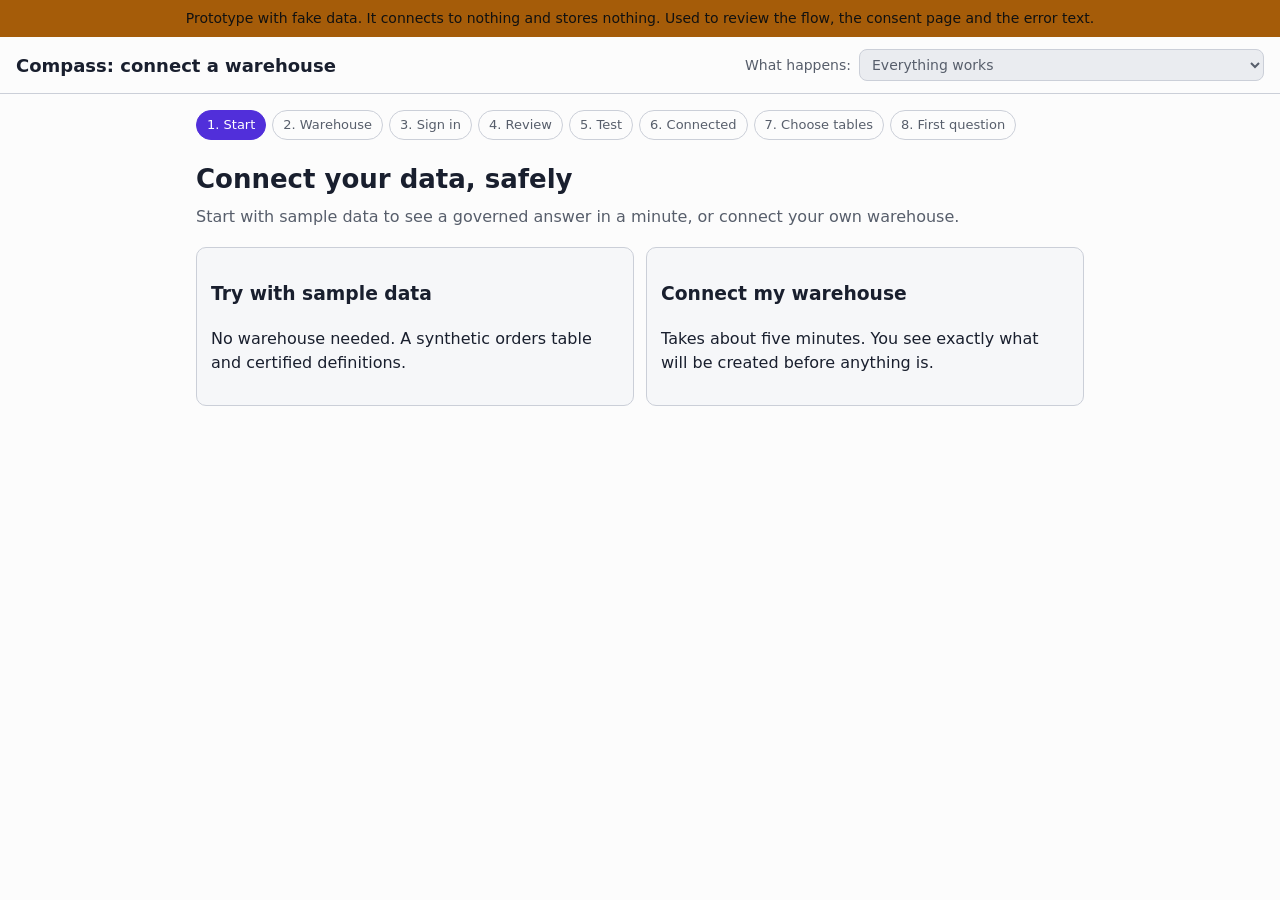
<file: docs/design/onboarding-prototype.html>
<!doctype html>
<html lang="en">
<head>
<meta charset="utf-8">
<meta name="viewport" content="width=device-width, initial-scale=1">
<title>Warehouse onboarding prototype</title>
<style>
  :root {
    --bg: hsl(222 47% 6%); --surface: hsl(222 35% 11%); --surface2: hsl(222 28% 16%); --border: hsl(222 20% 25%);
    --text: hsl(210 18% 92%); --muted: hsl(215 12% 68%); --accent: hsl(252 80% 68%); --accent-fg: #fff;
    --ok: hsl(142 65% 50%); --bad: hsl(0 75% 64%); --warn: hsl(35 85% 60%); --blue: hsl(210 90% 65%);
    --radius: 10px;
  }
  @media (prefers-color-scheme: light) {
    :root {
      --bg: hsl(0 0% 99%); --surface: hsl(220 20% 97%); --surface2: hsl(220 18% 93%); --border: hsl(220 14% 82%);
      --text: hsl(222 30% 14%); --muted: hsl(220 10% 38%); --accent: hsl(252 70% 52%);
      --ok: hsl(142 70% 30%); --bad: hsl(0 70% 42%); --warn: hsl(32 90% 34%); --blue: hsl(212 80% 40%);
    }
  }
  * { box-sizing: border-box; }
  body { margin: 0; background: var(--bg); color: var(--text); font: 16px/1.5 system-ui, -apple-system, "Segoe UI", Roboto, sans-serif; }
  .banner { background: var(--warn); color: #111; padding: 8px 16px; font-size: 14px; text-align: center; }
  header.app { display: flex; flex-wrap: wrap; gap: 12px; align-items: center; justify-content: space-between; padding: 12px 16px; border-bottom: 1px solid var(--border); }
  header.app strong { font-size: 18px; }
  .scenario { display: flex; align-items: center; gap: 8px; font-size: 14px; color: var(--muted); }
  select, button, input[type=text] { font: inherit; color: inherit; }
  select { background: var(--surface2); border: 1px solid var(--border); border-radius: 8px; padding: 6px 8px; }
  main { max-width: 920px; margin: 0 auto; padding: 16px; }
  ol.steps { display: flex; flex-wrap: wrap; gap: 6px; list-style: none; padding: 0; margin: 0 0 20px; font-size: 13px; }
  ol.steps li { padding: 4px 10px; border: 1px solid var(--border); border-radius: 999px; color: var(--muted); }
  ol.steps li[aria-current=step] { background: var(--accent); color: var(--accent-fg); border-color: var(--accent); }
  ol.steps li.done { color: var(--ok); }
  h1 { font-size: 26px; margin: 0 0 6px; } h2 { font-size: 18px; margin: 20px 0 8px; }
  p.lead { color: var(--muted); margin: 0 0 18px; }
  .grid { display: grid; gap: 12px; grid-template-columns: repeat(auto-fit, minmax(210px, 1fr)); }
  .card { background: var(--surface); border: 1px solid var(--border); border-radius: var(--radius); padding: 14px; }
  .card h3 { margin: 0 0 4px; font-size: 16px; } .card p { margin: 0; color: var(--muted); font-size: 14px; }
  button.choice { text-align: left; width: 100%; background: var(--surface); border: 1px solid var(--border); border-radius: var(--radius); padding: 14px; cursor: pointer; }
  button.choice:hover:not([disabled]) { border-color: var(--accent); }
  button.choice[aria-pressed=true] { border-color: var(--accent); box-shadow: 0 0 0 2px var(--accent) inset; }
  button.choice[disabled] { opacity: .6; cursor: not-allowed; }
  .tag { display: inline-block; font-size: 12px; padding: 1px 8px; border-radius: 999px; border: 1px solid var(--border); color: var(--muted); margin-left: 6px; }
  .tag.ok { color: var(--ok); border-color: var(--ok); } .tag.warn { color: var(--warn); border-color: var(--warn); }
  .row { display: flex; flex-wrap: wrap; gap: 10px; margin-top: 18px; align-items: center; }
  .btn { background: var(--accent); color: var(--accent-fg); border: 0; border-radius: 8px; padding: 10px 18px; cursor: pointer; font-weight: 600; }
  .btn.secondary { background: transparent; color: var(--text); border: 1px solid var(--border); }
  .btn.danger { background: transparent; color: var(--bad); border: 1px solid var(--bad); }
  .btn[disabled] { opacity: .5; cursor: not-allowed; }
  .cols { display: grid; gap: 14px; grid-template-columns: 1.4fr 1fr; } @media (max-width: 720px) { .cols { grid-template-columns: 1fr; } }
  ul.plain { margin: 6px 0 0; padding-left: 20px; } ul.plain li { margin: 4px 0; }
  ul.plain small, .small { color: var(--muted); font-size: 13px; }
  ul.checks { list-style: none; margin: 0; padding: 0; } ul.checks li { display: flex; gap: 10px; padding: 8px 0; border-bottom: 1px solid var(--border); }
  .ico { width: 22px; text-align: center; font-weight: 700; } .ico.ok { color: var(--ok); } .ico.bad { color: var(--bad); } .ico.run { color: var(--blue); } .ico.wait { color: var(--muted); }
  .error { border: 1px solid var(--bad); border-radius: var(--radius); padding: 14px; margin-top: 16px; background: color-mix(in srgb, var(--bad) 8%, var(--surface)); }
  .error dl { margin: 8px 0 0; display: grid; grid-template-columns: 120px 1fr; gap: 6px 12px; } .error dt { color: var(--muted); }
  table { width: 100%; border-collapse: collapse; font-size: 14px; } th, td { text-align: left; padding: 6px 8px; border-bottom: 1px solid var(--border); }
  code, .code { font-family: ui-monospace, Menlo, Consolas, monospace; font-size: 13px; background: var(--surface2); padding: 1px 5px; border-radius: 4px; }
  pre.sql { background: var(--surface2); border: 1px solid var(--border); border-radius: 8px; padding: 10px; overflow-x: auto; font-size: 12.5px; }
  dialog { background: var(--surface); color: var(--text); border: 1px solid var(--border); border-radius: var(--radius); max-width: 640px; width: calc(100% - 32px); }
  dialog::backdrop { background: rgba(0,0,0,.55); }
  .ask { display: flex; gap: 8px; } .ask input { flex: 1; background: var(--surface2); border: 1px solid var(--border); border-radius: 8px; padding: 10px; }
  .ev { font-size: 13px; color: var(--muted); } .good { color: var(--ok); }
  [hidden] { display: none !important; }
  :focus-visible { outline: 3px solid var(--blue); outline-offset: 2px; }
  @media (prefers-reduced-motion: reduce) { * { transition: none !important; animation: none !important; } }
</style>
</head>
<body>
<div class="banner">Prototype with fake data. It connects to nothing and stores nothing. Used to review the flow, the consent page and the error text.</div>
<header class="app">
  <strong>Compass: connect a warehouse</strong>
  <label class="scenario">What happens:
    <select id="scenario" aria-label="Scenario to preview">
      <option value="ok">Everything works</option>
      <option value="nosso">Snowflake account has no company sign-in</option>
      <option value="perm">Not allowed to create a service identity (Databricks)</option>
      <option value="leftover">Cleanup left two objects behind</option>
    </select>
  </label>
</header>
<main>
  <ol class="steps" id="steps" aria-label="Progress"></ol>
  <div id="view" tabindex="-1" aria-live="polite"></div>
</main>

<dialog id="dlg"><div id="dlgBody"></div><div class="row"><button class="btn secondary" id="dlgClose">Close</button></div></dialog>

<script>
const S = { step: 0, engine: null, mode: "sandbox", method: null, ran: false, removed: false, tables: new Set(["sales_orders"]), drafted: false };
const STEPS = ["Start", "Warehouse", "Sign in", "Review", "Test", "Connected", "Choose tables", "First question"];
const $ = (s) => document.querySelector(s);
const sc = () => $("#scenario").value;
const ENGINES = {
  snowflake: { name: "Snowflake", tag: ["Sandbox validated", "ok"], sso: true, key: true },
  databricks: { name: "Databricks", tag: ["Sandbox validated", "ok"], sso: true, key: true },
  postgres: { name: "PostgreSQL", tag: ["Live in our pilot", "ok"], sso: false, key: false },
  duckdb: { name: "DuckDB", tag: ["Local files", "warn"], sso: false, key: false },
};
const OBJECTS = {
  snowflake: {
    sandbox: [["A database COMPASS_VALIDATION and a schema SANDBOX", "Holds only a 100-row synthetic table, so your data is never touched."],
              ["A warehouse, smallest size, suspends after 60 s", "To run the tests."], ["A resource monitor, one credit", "A hard spending cap that suspends the warehouse."],
              ["A read-only role and a service user with a new key", "Can read the sample table only. The key is made here and never shown."]],
    connect: [["A read-only role COMPASS_READER", "SELECT on the schemas you choose next. Nothing else."], ["A service user with a new key pair", "The key is generated here, held in the secret store, rotatable."],
              ["Use of your warehouse (or a new small one with a one-credit cap)", "You decide. We never resize an existing one."]],
  },
  databricks: {
    sandbox: [["A schema compass_validation_sandbox in a catalog you pick", "Holds only a 100-row synthetic table. The catalog is never created or dropped."],
              ["A service principal and a one-hour secret", "Sign-in is OAuth client credentials. The secret expires and is deleted afterwards."],
              ["Permission to use your existing SQL warehouse", "We do not edit the warehouse."]],
    connect: [["A service principal compass-reader", "OAuth client credentials, short-lived tokens."], ["USE CATALOG, USE SCHEMA and SELECT on the schemas you choose", "Nothing else."], ["Permission to use one SQL warehouse", "You pick it. We never edit it."]],
  },
};
const NEVER = ["Write to, change or delete your data", "Copy your tables out of your warehouse", "Store your admin login", "Run SQL written by an AI model (queries are built from definitions your team certified)"];
const SQL = {
  snowflake: "CREATE DATABASE IF NOT EXISTS COMPASS_VALIDATION;\nCREATE SCHEMA IF NOT EXISTS COMPASS_VALIDATION.SANDBOX;\nCREATE RESOURCE MONITOR IF NOT EXISTS COMPASS_VALIDATION_RM WITH CREDIT_QUOTA = 1 ...;\nCREATE WAREHOUSE IF NOT EXISTS COMPASS_VALIDATION_WH WAREHOUSE_SIZE = 'XSMALL' AUTO_SUSPEND = 60 ...;\nCREATE ROLE IF NOT EXISTS COMPASS_VALIDATION_RO;\nGRANT USAGE ON DATABASE COMPASS_VALIDATION TO ROLE COMPASS_VALIDATION_RO;\n-- 15 statements in all, generated by the same code that runs them automatically.",
  databricks: "CREATE SCHEMA IF NOT EXISTS `<catalog>`.`compass_validation_sandbox`;\nCREATE OR REPLACE TABLE ... (id STRING, amount DECIMAL(12,2), status STRING, created_at TIMESTAMP);\nGRANT USE CATALOG ON CATALOG `<catalog>` TO `<service principal>`;\nGRANT USE SCHEMA ON SCHEMA `<catalog>`.`compass_validation_sandbox` TO `<service principal>`;\nGRANT SELECT ON TABLE ... TO `<service principal>`;\n-- generated by the same code that runs them automatically.",
};
const CHECKS = [
  ["Your access is read-only", "read_only_grants", "0.9 s"], ["We can read your table layout", "metadata_read", "1.1 s"], ["A governed query ran", "compiled_query", "2.1 s"],
  ["Results match what we expected", "result_equivalence", "0.1 s"], ["A too-expensive query is refused", "cost_ceiling", "0.8 s"], ["A runaway query is stopped", "timeout", "2.5 s"],
  ["A running query can be cancelled", "cancel", "11.3 s"], ["Nothing sensitive was logged", "no_leaks", "0.0 s"],
];
const ERRORS = {
  nosso: { code: "390190", what: "Your Snowflake account does not use company sign-in, so this method cannot work.", why: "The account has no identity provider set up. This is common on accounts that sign in with a password.", todo: "Choose “Use a key you control”, or “My admin will run it”.", who: "Your Snowflake admin" },
  perm: { code: "setup_secret:PermissionDenied", what: "Your login is not allowed to create a service identity.", why: "Creating the read-only identity needs workspace admin rights.", todo: "Ask a workspace admin to run setup, or choose “My admin will run it”. Nothing was left behind.", who: "Your workspace admin" },
};

function esc(s) { return String(s).replace(/[&<>"]/g, (c) => ({ "&": "&amp;", "<": "&lt;", ">": "&gt;", '"': "&quot;" }[c])); }
function go(n) { if (n === 2 && S.step === 4) S.method = null; S.step = n; render(); $("#view").focus(); window.scrollTo(0, 0); }
function renderSteps() {
  $("#steps").innerHTML = STEPS.map((t, i) => `<li ${i === S.step ? 'aria-current="step"' : ""} class="${i < S.step ? "done" : ""}">${i + 1}. ${esc(t)}</li>`).join("");
}
function errorBox(e, extra = "") {
  return `<div class="error" role="alert"><strong>${esc(e.what)}</strong><dl><dt>Why it happens</dt><dd>${esc(e.why)}</dd><dt>What to do</dt><dd>${esc(e.todo)}</dd><dt>Who can fix it</dt><dd>${esc(e.who)}</dd><dt>Details</dt><dd><span class="code">${esc(e.code)}</span> <button class="btn secondary" data-copy="${esc(e.code)}">Copy details</button></dd></dl>${extra}</div>`;
}

const VIEWS = {
  0() { return `<h1>Connect your data, safely</h1><p class="lead">Start with sample data to see a governed answer in a minute, or connect your own warehouse.</p>
    <div class="grid"><button class="choice" data-act="sample"><h3>Try with sample data</h3><p>No warehouse needed. A synthetic orders table and certified definitions.</p></button>
    <button class="choice" data-act="connect"><h3>Connect my warehouse</h3><p>Takes about five minutes. You see exactly what will be created before anything is.</p></button></div>`; },
  1() { return `<h1>Which warehouse?</h1><p class="lead">We only list what we have tested. Stage labels say how far each one has been proven.</p>
    <div class="grid">${Object.entries(ENGINES).map(([k, e]) => `<button class="choice" data-engine="${k}" aria-pressed="${S.engine === k}"><h3>${e.name}<span class="tag ${e.tag[1]}">${e.tag[0]}</span></h3><p>${k === "postgres" || k === "duckdb" ? "Set up from your connection details by your admin." : "Guided setup with a read-only identity."}</p></button>`).join("")}</div>
    <p class="small"><a href="#" data-act="request">Need another warehouse? Tell us.</a></p>
    <div class="row"><button class="btn secondary" data-go="0">Back</button><button class="btn" data-go="2" ${S.engine ? "" : "disabled"}>Continue</button></div>`; },
  2() {
    const e = ENGINES[S.engine || "snowflake"];
    const m = [["sso", "Sign in with your company login", e.sso ? "You approve one sign-in on the vendor's own page. If your account does not support it, we say so within seconds and offer the next best way." : "Not used for this warehouse.", e.sso],
               ["key", "Use a key you control", e.key ? "Sign in as an admin with a key you hold. We never store it." : "Not used for this warehouse.", e.key],
               ["export", "My admin will run it", "Download the exact steps and statements. We test the connection afterwards.", true],
               ["pw", "Type a password", "Pending a security decision. Shown here so it can be reviewed.", false]];
    return `<h1>How do you want to sign in as an admin?</h1><p class="lead">We never ask you to paste a password, token or key into a form. Only methods that can work here are enabled.</p>
      <div class="grid">${m.map(([k, t, d, on]) => `<button class="choice" data-method="${k}" ${on ? "" : "disabled"} aria-pressed="${S.method === k}"><h3>${t}</h3><p>${d}</p></button>`).join("")}</div>
      <div class="row"><button class="btn secondary" data-go="1">Back</button><button class="btn" data-go="3" ${S.method ? "" : "disabled"}>Continue</button></div>`; },
  3() {
    const eng = S.engine || "snowflake"; const list = (OBJECTS[eng] || OBJECTS.snowflake)[S.mode];
    return `<h1>Review what will be created</h1><p class="lead">This page is generated from the same code that does the work, so it cannot drift from what happens.</p>
      <div class="row" role="group" aria-label="Mode"><button class="btn ${S.mode === "sandbox" ? "" : "secondary"}" data-mode="sandbox">Sandbox (synthetic table)</button><button class="btn ${S.mode === "connect" ? "" : "secondary"}" data-mode="connect">Connect my data</button></div>
      ${S.mode === "connect" ? `<p class="small"><span class="tag warn">Design only</span> Connect mode touches a customer's warehouse. It needs its own security approval before it is built.</p>` : ""}
      <div class="cols"><div class="card"><h3>Compass will create</h3><ul class="plain">${list.map(([t, d]) => `<li>${esc(t)}<br><small>${esc(d)}</small></li>`).join("")}</ul></div>
      <div class="card"><h3>Compass will never</h3><ul class="plain">${NEVER.map((n) => `<li>${esc(n)}</li>`).join("")}</ul><h3 style="margin-top:12px">Spending cap</h3><p>${eng === "snowflake" ? "One credit, smallest warehouse." : "Uses your existing warehouse; its auto-stop stays as you set it."}</p></div></div>
      <div class="row"><button class="btn secondary" data-go="2">Back</button><button class="btn secondary" data-act="export">Export as SQL</button><button class="btn" data-act="run">${S.method === "export" ? "Test the connection" : "Create and test"}</button></div>
      <p class="small">Saved as a consent record: who, when, which warehouse, and a fingerprint of this list. No credential.</p>`; },
  4() { return `<h1>Setting up and testing</h1><p class="lead">The eight checks are the connection test. Read-only is something you see, not something we promise.</p><ul class="checks" id="prog" aria-label="Setup and test progress"></ul><div id="after"></div>
      <div class="row"><button class="btn secondary" id="cancelRun">Cancel and clean up</button></div>`; },
  5() { return connectedView(); },
  6() { return `<h1>What may Compass use?</h1><p class="lead">Nothing is used until you choose it. Then see what the model would be shown.</p>
      <div class="cols"><div class="card"><h3>Tables</h3>${["sales_orders", "customers", "payments"].map((t) => `<label style="display:block;margin:6px 0"><input type="checkbox" data-table="${t}" ${S.tables.has(t) ? "checked" : ""}> <code>${t}</code></label>`).join("")}<p class="small">Default is none.</p></div>
      <div class="card"><h3>What the model would see for <code>${[...S.tables][0] || "(none chosen)"}</code></h3>${redaction()}</div></div>
      <div class="row"><button class="btn secondary" data-go="5">Back</button><button class="btn" data-act="draft" ${S.tables.size ? "" : "disabled"}>Draft definitions</button></div>
      ${S.drafted ? `<div class="card" style="margin-top:14px"><strong class="good">Drafted: 2 metrics and 3 dimensions, all candidates.</strong><p>Nothing runs until a person on your team certifies them. <a href="#" data-go="7">Ask a first question on the sample definitions</a></p></div>` : ""}`; },
  7() { return `<h1>Ask your first question</h1><p class="lead">On the sample table and its certified definitions.</p>
      <div class="ask"><input type="text" value="What was paid revenue by month in the first quarter of 2024?" aria-label="Question" id="q"><button class="btn" data-act="ask">Ask</button></div><div id="answer"></div>
      <div class="row"><button class="btn secondary" data-go="5">Back to connection</button></div>`; },
};

function redaction() {
  const rows = [["id", "text", "Not sampled: too many different values"], ["amount", "number", "Range 1 to 100"], ["status", "text", "paid, refunded"], ["created_at", "date", "2024-01-01 to 2024-03-23"],
                ["customer_email", "text", "Excluded: looks like personal data"], ["card_number", "text", "Excluded: sensitive name"]];
  return `<table><tr><th>Column</th><th>Shown to the model</th></tr>${rows.map(([c, , v]) => `<tr><td><code>${c}</code></td><td>${/Excluded/.test(v) ? '<span class="tag warn">excluded</span> ' : ""}${esc(v.replace("Excluded: ", ""))}</td></tr>`).join("")}</table><p class="small">Emails and long numbers would appear only as <code>&lt;email&gt;</code> or <code>&lt;long_number&gt;</code>. Samples are never stored or logged.</p>`;
}
function connectedView() {
  if (S.removed) return `<h1>Access removed</h1><div class="card"><p class="good">Removed: the read-only identity, its credential and the sandbox objects. Your own data was never touched.</p></div><div class="row"><button class="btn" data-go="0">Start over</button></div>`;
  const left = sc() === "leftover" && !S.leftoverFixed;
  return `<h1>Connected</h1><p class="lead">${ENGINES[S.engine || "snowflake"].name}, ${S.mode === "sandbox" ? "sandbox" : "your data"}. All eight checks passed.</p>
    ${left ? errorBox({ code: "teardown_incomplete:2", what: "Setup was removed except 2 objects.", why: "An interrupted cleanup can leave objects behind.", todo: "Remove them with the commands below, or click Retry cleanup.", who: "Your admin" }, `<pre class="sql">DROP WAREHOUSE IF EXISTS COMPASS_VALIDATION_WH;\nDROP RESOURCE MONITOR IF EXISTS COMPASS_VALIDATION_RM;</pre><button class="btn secondary" data-act="retry">Retry cleanup</button>`) : ""}
    <div class="cols"><div class="card"><h3>Test results</h3><table>${CHECKS.map((c) => `<tr><td>${c[0]}</td><td class="good">ok</td><td>${c[2]}</td></tr>`).join("")}</table></div>
    <div class="card"><h3>Access</h3><ul class="plain"><li>Read-only identity, one warehouse</li><li>Credential: short-lived, in the secret store, rotatable</li><li>Audit trail: every step recorded, names and counts only</li></ul></div></div>
    <div class="row"><button class="btn" data-go="6">Choose what Compass may use</button><button class="btn danger" data-act="remove">Remove access</button></div>`; }

function render() { renderSteps(); $("#view").innerHTML = VIEWS[S.step](); if (S.step === 4) runProgress(); }

async function runProgress() {
  const prog = $("#prog"); const scn = sc(); const eng = S.engine || "snowflake";
  const items = [["Signing you in", "signin"], ["Creating the sandbox", "setup"], ["Creating a read-only identity", "identity"], ...CHECKS.map((c) => [c[0], c[1]]), ["Removing the temporary admin session", "end"]];
  prog.innerHTML = items.map(([t], i) => `<li id="p${i}"><span class="ico wait">·</span><span>${esc(t)}</span></li>`).join("");
  const set = (i, cls, ch) => { const el = $("#p" + i + " .ico"); if (el) { el.className = "ico " + cls; el.textContent = ch; } };
  S.cancel = false; $("#cancelRun").onclick = () => { S.cancel = true; };
  for (let i = 0; i < items.length; i++) {
    if (S.cancel) { $("#after").innerHTML = `<div class="card"><p>Cancelled. Everything created so far was removed.</p></div>`; return; }
    set(i, "run", "…"); await new Promise((r) => setTimeout(r, matchMedia("(prefers-reduced-motion: reduce)").matches ? 10 : 450));
    if (scn === "nosso" && eng === "snowflake" && S.method === "sso" && i === 0) { set(i, "bad", "✕"); $("#after").innerHTML = errorBox(ERRORS.nosso, `<div class="row"><button class="btn secondary" data-go="2">Choose another way</button></div>`); return; }
    if (scn === "perm" && eng === "databricks" && S.method !== "export" && i === 2) { set(i, "bad", "✕"); $("#after").innerHTML = errorBox(ERRORS.perm, `<p class="small">Cleanup ran automatically. Nothing was left behind.</p><div class="row"><button class="btn secondary" data-go="2">Choose another way</button></div>`); return; }
    set(i, "ok", "✓");
  }
  S.ran = true; $("#after").innerHTML = `<div class="row"><button class="btn" data-go="5">See the result</button></div>`;
}

function ask() {
  $("#answer").innerHTML = `<div class="card" style="margin-top:14px"><h3>Paid revenue by month, Q1 2024</h3><table><tr><th>Month</th><th>Revenue</th></tr><tr><td>March 2024</td><td>1,969</td></tr><tr><td>February 2024</td><td>1,468</td></tr><tr><td>January 2024</td><td>563</td></tr></table>
    <p class="ev"><strong>Definitions used:</strong> <code>revenue</code> (certified, sum of amount). <strong>Filters:</strong> status = paid; 2024-01-01 to 2024-03-31. <strong>Policy:</strong> allowed. <strong>Evidence:</strong> run recorded and replayable. <em>Sample data and a sample record, not a real answer.</em></p></div>`;
}

document.addEventListener("click", (ev) => {
  const t = ev.target.closest("[data-go],[data-act],[data-engine],[data-method],[data-mode],[data-copy]"); if (!t) return;
  if (t.dataset.go) { ev.preventDefault(); return go(+t.dataset.go); }
  if (t.dataset.engine) { S.engine = t.dataset.engine; S.method = null; return render(); }
  if (t.dataset.method) { S.method = t.dataset.method; return render(); }
  if (t.dataset.mode) { S.mode = t.dataset.mode; return render(); }
  if (t.dataset.copy) { navigator.clipboard && navigator.clipboard.writeText(t.dataset.copy).catch(() => {}); t.textContent = "Copied"; return; }
  const a = t.dataset.act; ev.preventDefault();
  if (a === "sample") { S.engine = "postgres"; S.mode = "sandbox"; return go(7); }
  if (a === "connect") return go(1);
  if (a === "request") return dlg("<h3>Request a warehouse</h3><p>A form would go here. Prototype only.</p>");
  if (a === "export") return dlg(`<h3>Export as SQL</h3><p>The exact statements, generated by the same code that runs them automatically, plus a checklist. Your admin runs them; we test the connection afterwards.</p><pre class="sql">${esc(SQL[S.engine || "snowflake"] || SQL.snowflake)}</pre>`);
  if (a === "run") return go(4);
  if (a === "remove") return dlg(`<h3>Remove access?</h3><p>This removes exactly what setup created: the read-only identity, its credential and the sandbox objects. Your own data is not touched.</p><div class="row"><button class="btn danger" id="confirmRemove">Remove access</button></div>`, () => { $("#confirmRemove").onclick = () => { S.removed = true; $("#dlg").close(); render(); }; });
  if (a === "retry") { S.leftoverFixed = true; render(); return dlg("<p>Cleanup retried and finished. (In this prototype it always succeeds.)</p>"); }
  if (a === "draft") { S.drafted = true; return render(); }
  if (a === "ask") return ask();
});
document.addEventListener("change", (ev) => { const c = ev.target.closest("[data-table]"); if (!c) return; c.checked ? S.tables.add(c.dataset.table) : S.tables.delete(c.dataset.table); S.drafted = false; render(); });
$("#scenario").addEventListener("change", () => { S.removed = false; S.leftoverFixed = false; render(); });
function dlg(html, after) { $("#dlgBody").innerHTML = html; $("#dlg").showModal(); after && after(); }
$("#dlgClose").onclick = () => $("#dlg").close();
render();
</script>
</body>
</html>
</file>
